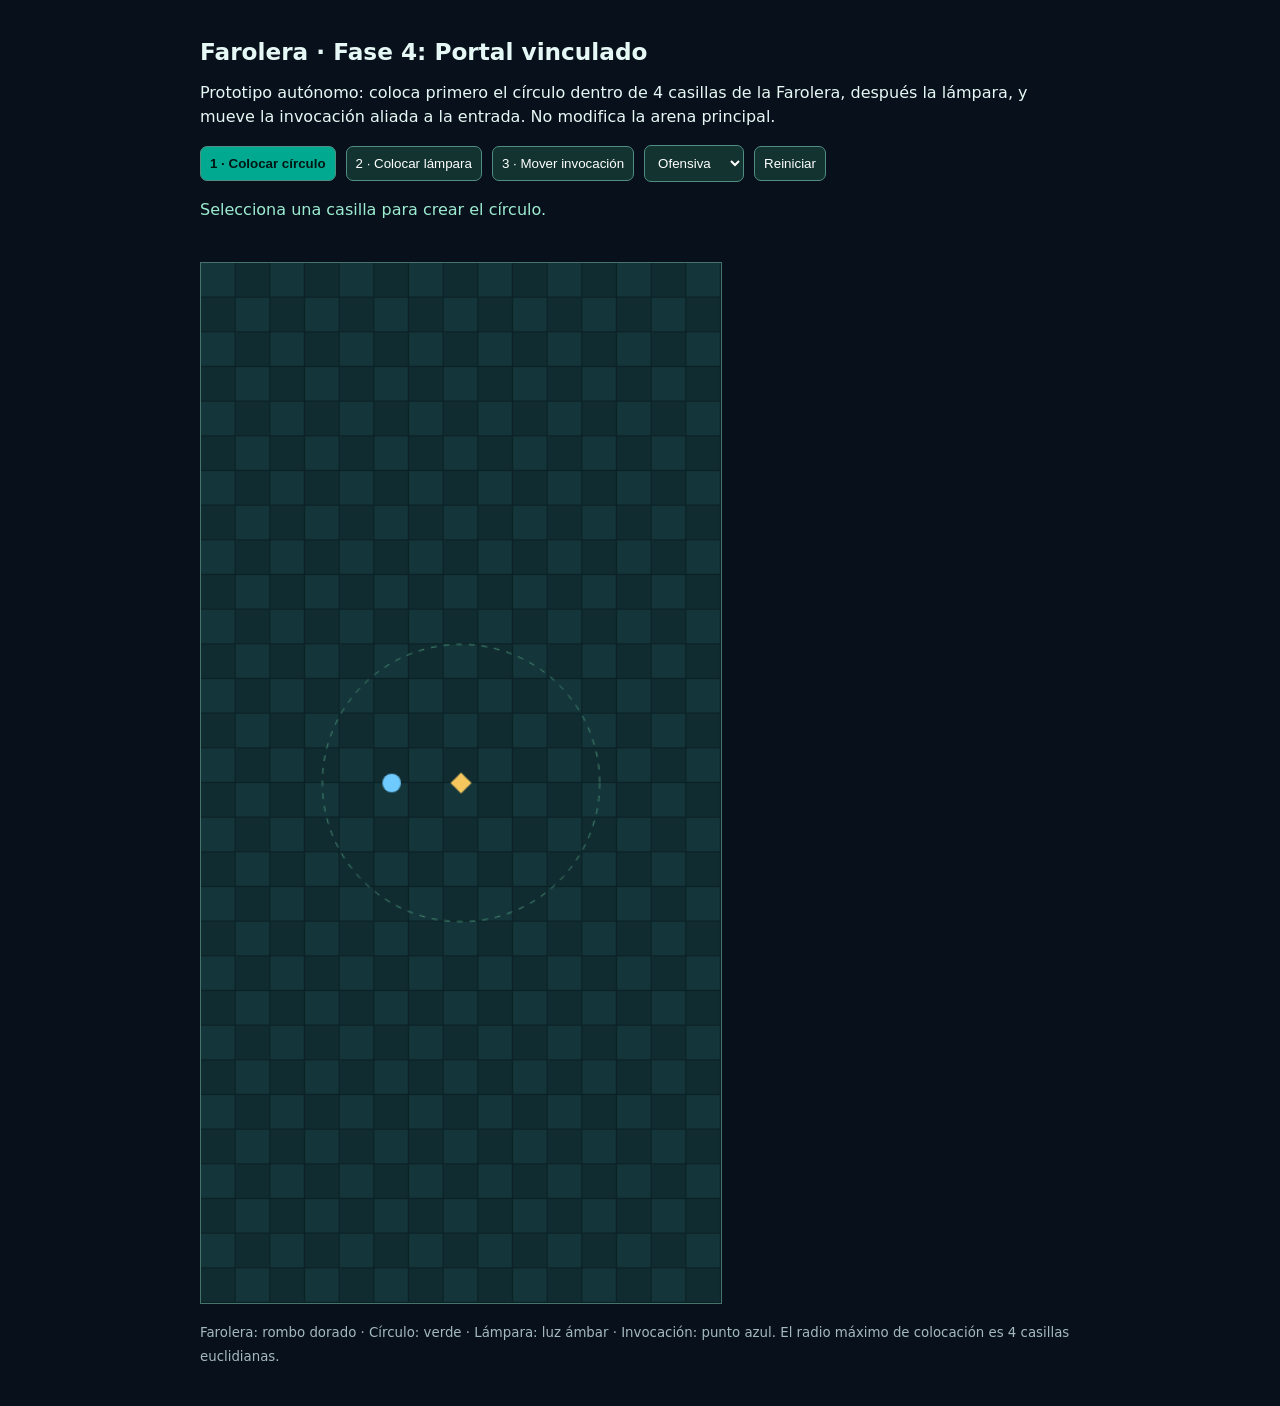
<file: features/farolera/phase-1/phase-4-demo.html>
<!doctype html>
<html lang="es"><head><meta charset="utf-8"><meta name="viewport" content="width=device-width,initial-scale=1">
<title>R.O.K. — Farolera, Fase 4</title>
<style>
:root{color-scheme:dark;font-family:system-ui;background:#08111b;color:#e6f8f5}
body{max-width:880px;margin:auto;padding:22px}h1{font-size:1.45rem}p{line-height:1.5}
section{display:flex;gap:10px;flex-wrap:wrap;align-items:center;margin:14px 0}
button,select{border:1px solid #508d83;background:#133330;color:white;border-radius:7px;padding:9px;cursor:pointer}
button[aria-pressed=true]{background:#00a98f;color:#001614;font-weight:700}
canvas{display:block;border:1px solid #47736d;background:#0c2226;width:min(100%,520px);aspect-ratio:1/2;touch-action:none}
#status{color:#9decd1;min-height:3em}small{color:#a4b9bd}
</style></head><body>
<h1>Farolera · Fase 4: Portal vinculado</h1>
<p>Prototipo autónomo: coloca primero el círculo dentro de 4 casillas de la Farolera, después la lámpara, y mueve la invocación aliada a la entrada. No modifica la arena principal.</p>
<section>
<button id="circle" aria-pressed="false">1 · Colocar círculo</button>
<button id="lamp" aria-pressed="false">2 · Colocar lámpara</button>
<button id="unit" aria-pressed="false">3 · Mover invocación</button>
<select id="mode"><option value="offensive">Ofensiva</option><option value="defensive">Defensiva</option></select>
<button id="reset">Reiniciar</button>
</section>
<p id="status" aria-live="polite"></p>
<canvas id="arena" width="450" height="900" aria-label="Arena interactiva de 15 por 30 casillas"></canvas>
<p><small>Farolera: rombo dorado · Círculo: verde · Lámpara: luz ámbar · Invocación: punto azul. El radio máximo de colocación es 4 casillas euclidianas.</small></p>
<script type="module">
import {createFaroleraPortal,linkFaroleraLantern,stepFaroleraPortal} from './phase-4-portal.js';
const canvas=document.querySelector('#arena'),ctx=canvas.getContext('2d'),msg=document.querySelector('#status');
const TILE=30, X0=7,Z0=14.5,owner={x:0,z:0,id:'farolera',side:'ally',role:'caster',stage:'active'};
let circle=null,lamp=null,portal=null,mode='offensive',action='circle';
let unit={id:'unit',side:'ally',role:'summon',stage:'active',x:-2,z:0},flashes=[];
const px=x=>(x+X0+.5)*TILE,pz=z=>(z+Z0+.5)*TILE;
function draw(){
 ctx.clearRect(0,0,450,900);
 for(let z=0;z<30;z++)for(let x=0;x<15;x++){
  ctx.fillStyle=(x+z)%2?'#112c31':'#14353a';
  ctx.fillRect(x*TILE,z*TILE,TILE-1,TILE-1);
 }
 ctx.strokeStyle='#41856d';ctx.setLineDash([5,6]);ctx.beginPath();
 ctx.arc(px(owner.x),pz(owner.z),4*TILE,0,Math.PI*2);ctx.stroke();ctx.setLineDash([]);
 if(circle){
  ctx.fillStyle='rgba(0,255,190,.2)';ctx.strokeStyle='#00f0c4';ctx.lineWidth=3;
  ctx.beginPath();ctx.arc(px(circle.x),pz(circle.z),.48*TILE,0,Math.PI*2);ctx.fill();ctx.stroke();
 }
 if(lamp){
  const g=ctx.createRadialGradient(px(lamp.x),pz(lamp.z),0,px(lamp.x),pz(lamp.z),2.25*TILE);
  g.addColorStop(0,'rgba(255,225,120,.55)');g.addColorStop(1,'rgba(255,225,120,0)');
  ctx.fillStyle=g;ctx.beginPath();ctx.arc(px(lamp.x),pz(lamp.z),2.25*TILE,0,Math.PI*2);ctx.fill();
  ctx.fillStyle='#ffe499';ctx.beginPath();ctx.arc(px(lamp.x),pz(lamp.z),8,0,7);ctx.fill();
  ctx.strokeStyle='#8cb9a7';ctx.lineWidth=2;ctx.beginPath();ctx.moveTo(px(owner.x),pz(owner.z));ctx.lineTo(px(lamp.x),pz(lamp.z));ctx.stroke();
 }
 ctx.fillStyle='#f4c65d';ctx.beginPath();ctx.moveTo(px(0),pz(0)-9);ctx.lineTo(px(0)+9,pz(0));ctx.lineTo(px(0),pz(0)+9);ctx.lineTo(px(0)-9,pz(0));ctx.fill();
 ctx.fillStyle='#6fcaff';ctx.beginPath();ctx.arc(px(unit.x),pz(unit.z),8,0,7);ctx.fill();
 for(const p of flashes){ctx.strokeStyle='#fff';ctx.lineWidth=3;ctx.beginPath();ctx.arc(px(p.x),pz(p.z),12,0,7);ctx.stroke()}
}
function status(t){msg.textContent=t}
function choose(a){action=a;for(const k of ['circle','lamp','unit'])document.querySelector('#'+k).setAttribute('aria-pressed',String(k===a))}
for(const k of ['circle','lamp','unit'])document.querySelector('#'+k).addEventListener('click',()=>choose(k));
document.querySelector('#mode').addEventListener('change',e=>{mode=e.target.value;reset()});
document.querySelector('#reset').addEventListener('click',reset);
function reset(){circle=null;lamp=null;portal=null;unit={...unit,x:-2,z:0};flashes=[];choose('circle');status('Selecciona una casilla para crear el círculo.');draw()}
canvas.addEventListener('pointerdown',e=>{
 const b=canvas.getBoundingClientRect(),x=Math.round(((e.clientX-b.left)/b.width)*15-7.5),z=Math.round(((e.clientY-b.top)/b.height)*30-15);
 if(Math.abs(x)>7||Math.abs(z)>14.5)return;
 if(action==='circle'){
  try{portal=createFaroleraPortal({ownerId:owner.id,origin:owner,circle:{x,z},mode});circle={x,z};lamp=null;choose('lamp');status('Círculo creado. Ahora elige dónde lanzar la lámpara.')}
  catch(err){status(err.message)}
 }else if(action==='lamp'){
  if(!portal){status('Primero crea el círculo');return}
  try{linkFaroleraLantern(portal,{x,z});lamp={x,z};choose('unit');status('¡Portal enlazado! Mueve la invocación azul al círculo.')}
  catch(err){status(err.message)}
 }else{
  const previous=unit;unit={...unit,x,z};
  if(portal?.active){
   const transfers=stepFaroleraPortal(portal,[unit,owner]);
   if(transfers.length){const to=transfers[0].to;unit={...unit,...to};flashes=[to];status('¡Teletransporte! La invocación apareció junto a la lámpara.')}
   else{flashes=[];status('Invocación movida. Pisa el círculo para activar el portal.')}
  }else status('La invocación se movió, pero el portal aún no está enlazado.');
 }
 draw();
});
reset();
</script></body></html>
</file>
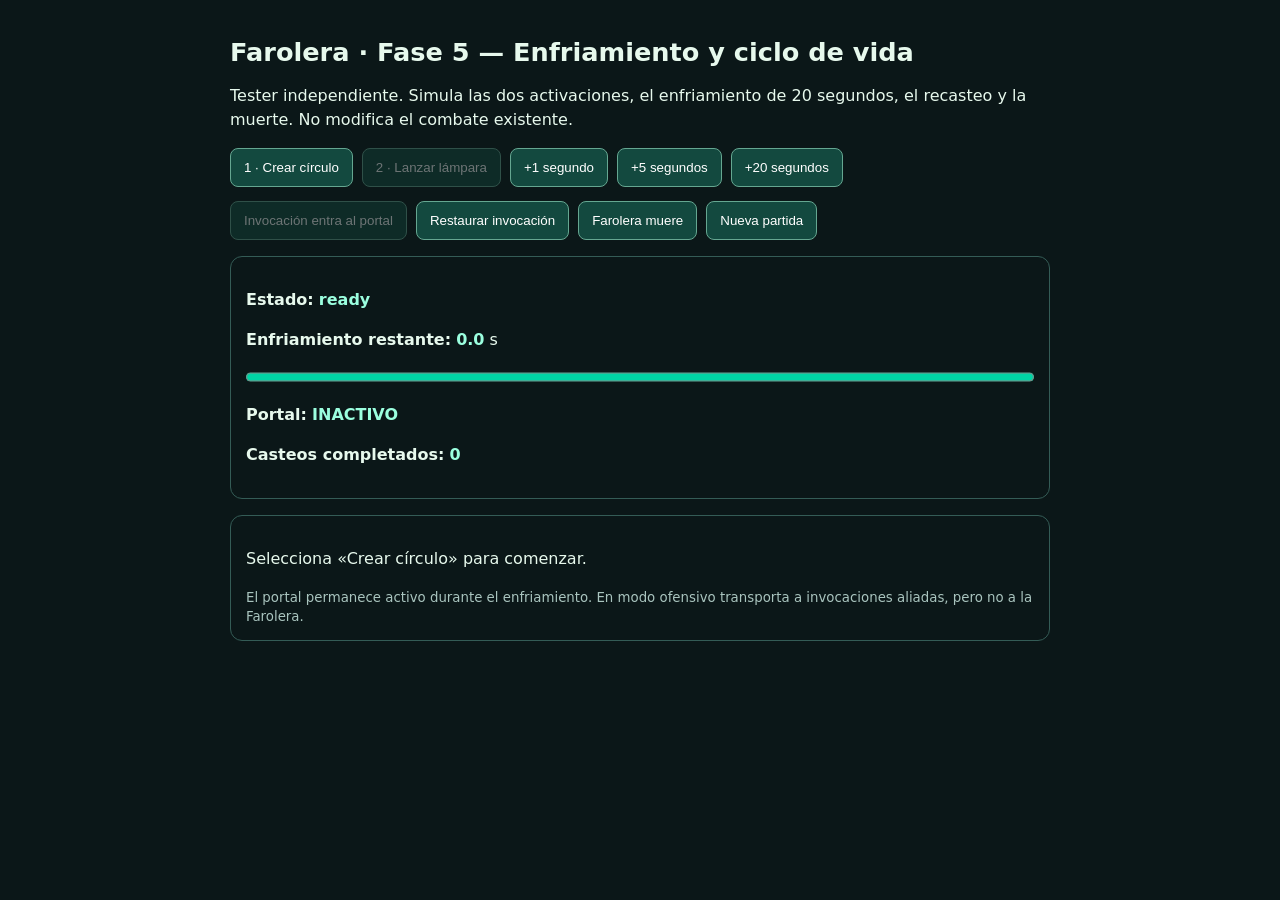
<file: features/farolera/phase-1/phase-5-demo.html>
<!doctype html>
<html lang="es"><head><meta charset="utf-8"><meta name="viewport" content="width=device-width,initial-scale=1">
<title>R.O.K. — Farolera fase 5</title>
<style>
:root{font-family:system-ui;color-scheme:dark;background:#0b1718;color:#e7f9ed}
body{max-width:820px;margin:auto;padding:20px}h1{font-size:1.6rem}
section{display:flex;gap:9px;flex-wrap:wrap;margin:14px 0}
button{padding:11px 13px;border-radius:8px;background:#13493f;border:1px solid #65a791;color:#fff;cursor:pointer}
button:disabled{opacity:.4;cursor:not-allowed}
#bar{width:100%;height:18px;accent-color:#00d4a4}
.card{border:1px solid #345c56;border-radius:12px;padding:15px;margin-top:16px}
p{line-height:1.5}output{font-weight:700;color:#9bffdf}small{color:#a9c4be}
</style></head><body>
<h1>Farolera · Fase 5 — Enfriamiento y ciclo de vida</h1>
<p>Tester independiente. Simula las dos activaciones, el enfriamiento de 20 segundos, el recasteo y la muerte. No modifica el combate existente.</p>
<section>
<button id="circle">1 · Crear círculo</button>
<button id="lamp">2 · Lanzar lámpara</button>
<button id="tick1">+1 segundo</button>
<button id="tick5">+5 segundos</button>
<button id="tick20">+20 segundos</button>
</section>
<section>
<button id="enter">Invocación entra al portal</button>
<button id="restore">Restaurar invocación</button>
<button id="death">Farolera muere</button>
<button id="restart">Nueva partida</button>
</section>
<div class="card">
 <p><b>Estado:</b> <output id="phase"></output></p>
 <p><b>Enfriamiento restante:</b> <output id="cooldown"></output> s</p>
 <progress id="bar" value="0" max="20"></progress>
 <p><b>Portal:</b> <output id="portal"></output></p>
 <p><b>Casteos completados:</b> <output id="count"></output></p>
</div>
<div class="card"><p id="message" aria-live="polite"></p><small>El portal permanece activo durante el enfriamiento. En modo ofensivo transporta a invocaciones aliadas, pero no a la Farolera.</small></div>
<script type="module">
import {createFaroleraAbility,beginFaroleraCircle,finishFaroleraLantern,tickFaroleraAbility,
 onFaroleraDeath,stepFaroleraAbility,getFaroleraAbilityStatus} from './phase-5-lifecycle.js';
let state,ally,iteration=0;
const by=id=>document.getElementById(id);
function say(message){by('message').textContent=message}
function render(){
 const s=getFaroleraAbilityStatus(state);
 by('phase').textContent=s.phase;by('cooldown').textContent=s.cooldownRemaining.toFixed(1);
 by('bar').value=20-s.cooldownRemaining;
 by('portal').textContent=s.portalActive?'ACTIVO':'INACTIVO';
 by('count').textContent=s.castCount;
 by('circle').disabled=!s.canCast;by('lamp').disabled=!s.awaitingLantern;
 by('death').disabled=!s.alive;by('enter').disabled=!s.portalActive;
 by('restore').disabled=!s.alive;
}
function reset(){
 state=createFaroleraAbility({ownerId:'farolera',ownerSide:'ally'});
 ally={id:'guerrero',side:'ally',role:'summon',stage:'active',x:0,z:0};iteration=0;
 say('Selecciona «Crear círculo» para comenzar.');render();
}
by('circle').addEventListener('click',()=>{
 const result=beginFaroleraCircle(state,{origin:{x:0,z:0},circle:{x:1,z:0},mode:'offensive'});
 say(result.ok?'Primera activación: círculo mágico preparado.':'La habilidad no está disponible.');render();
});
by('lamp').addEventListener('click',()=>{
 try{const result=finishFaroleraLantern(state,{x:4,z:0});say(result.ok?'Segunda activación: lámpara lanzada. Enfriamiento iniciado.':'Falta crear el círculo.')}
 catch(e){say(e.message)}render();
});
for(const [id,sec] of [['tick1',1],['tick5',5],['tick20',20]]){
 by(id).addEventListener('click',()=>{tickFaroleraAbility(state,sec);say('El reloj del combate avanzó '+sec+' s.');render()});
}
by('enter').addEventListener('click',()=>{
 // Leave the entrance first to reset its contact; then step onto it.
 ally.x=0;stepFaroleraAbility(state,[ally]);
 ally.x=1;const move=stepFaroleraAbility(state,[ally]);
 if(move.length){ally={...ally,...move[0].to};say('¡Guerrero teletransportado a ('+ally.x.toFixed(1)+','+ally.z.toFixed(1)+')!')}
 else say('No se pudo teletransportar.');render();
});
by('restore').addEventListener('click',()=>{
 ally.stage='restoring';say('El guerrero está restaurándose; el portal permanece '+(state.portal?.active?'activo.':'inactivo.'));render();
});
by('death').addEventListener('click',()=>{onFaroleraDeath(state);say('La Farolera murió. El círculo y la lámpara dejaron de funcionar.');render()});
by('restart').addEventListener('click',reset);
reset();
</script></body></html>
</file>
